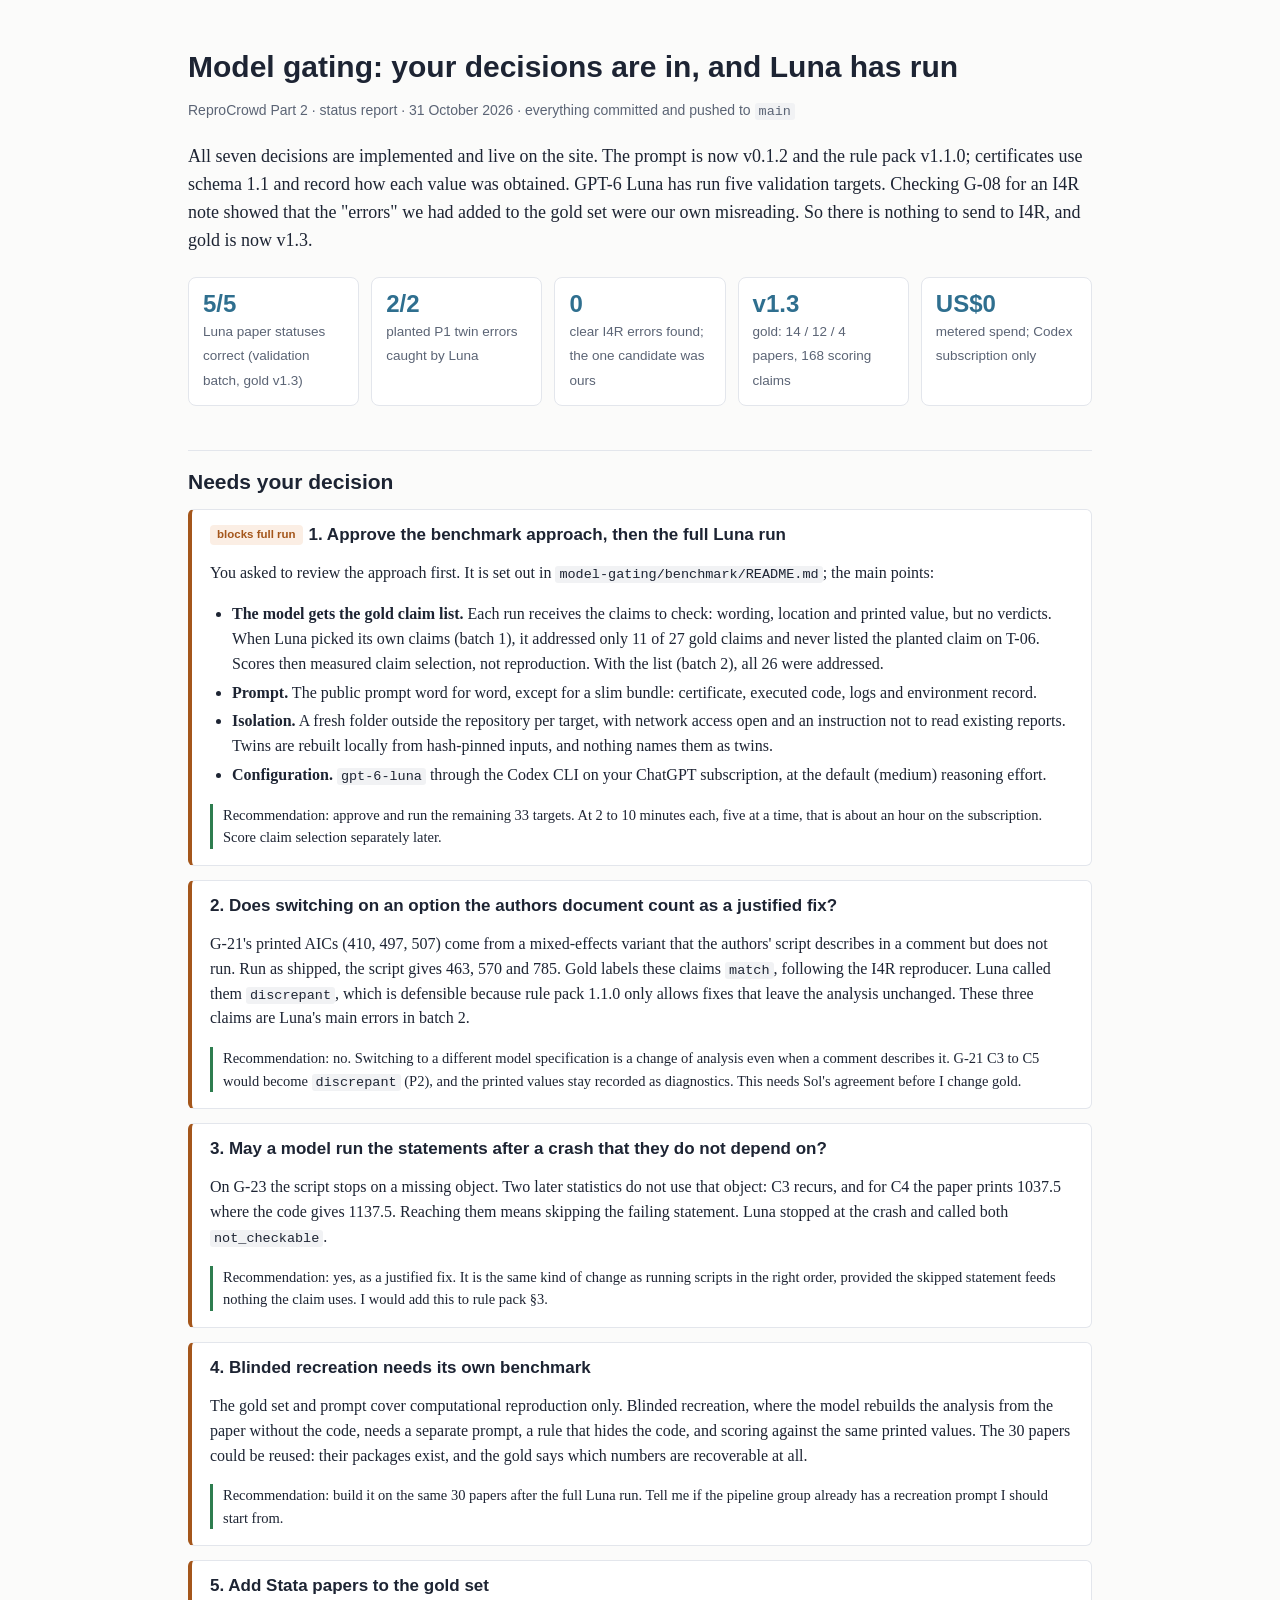
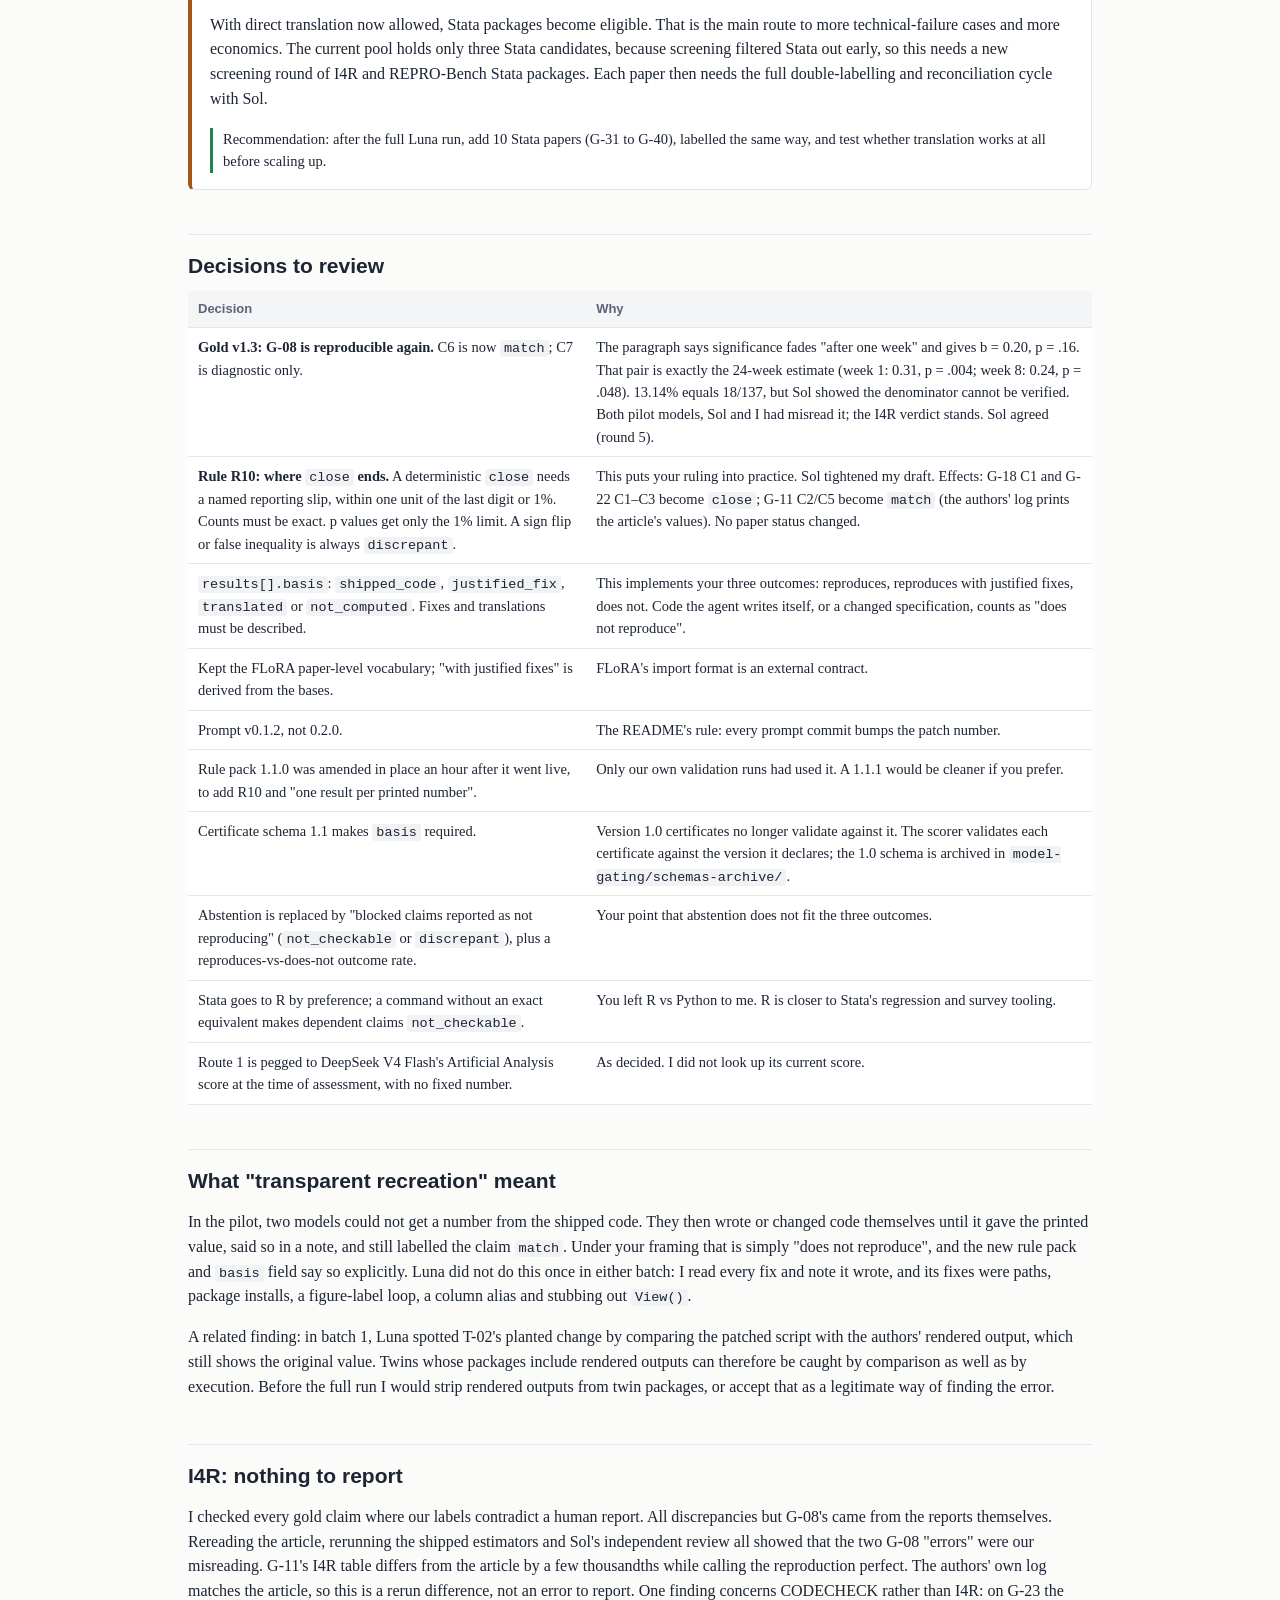
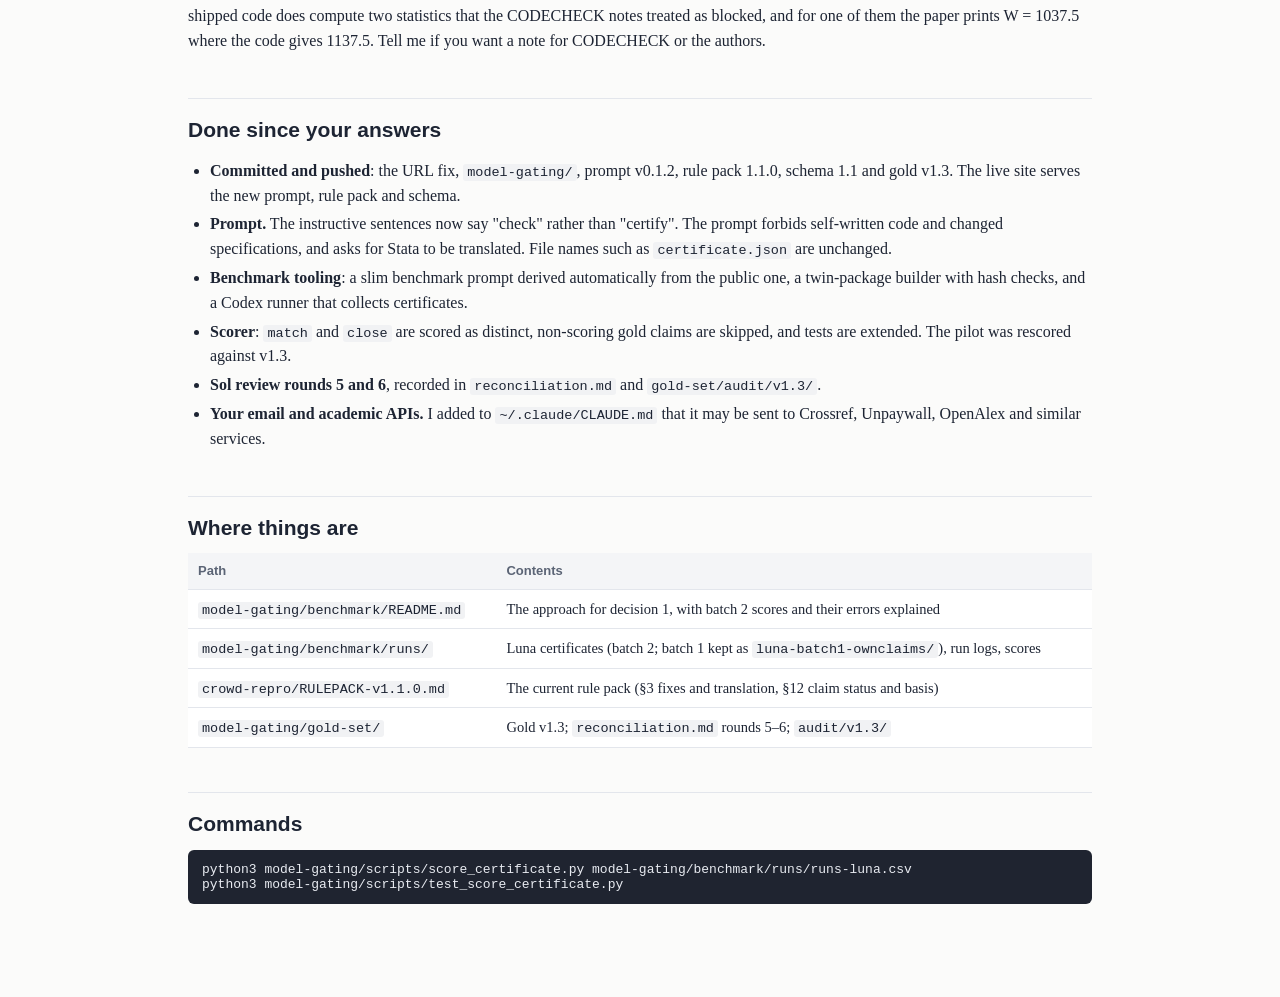
<file: model-gating/report.html>
<!DOCTYPE html>
<html lang="en">
<head>
<meta charset="utf-8">
<meta name="viewport" content="width=device-width, initial-scale=1">
<title>ReproCrowd model gating: decisions implemented, first Luna runs</title>
<link rel="icon" href="data:image/svg+xml,<svg xmlns='http://www.w3.org/2000/svg' viewBox='0 0 100 100'><text y='.9em' font-size='90'>🧪</text></svg>">
<style>
  :root { --ink:#1d2433; --muted:#5b6475; --line:#e3e6ec; --accent:#2f6f8f; --warn:#a4561b; --ok:#2e7d4f; --bg:#fbfbfa; }
  * { box-sizing: border-box; }
  body { margin:0; background:var(--bg); color:var(--ink); font:16px/1.55 "Iowan Old Style", "Palatino Linotype", Georgia, serif; }
  main { max-width: 960px; margin: 0 auto; padding: 48px 28px 80px; }
  h1, h2, h3 { font-family: "Avenir Next", "Segoe UI", Helvetica, Arial, sans-serif; line-height:1.25; }
  h1 { font-size: 30px; margin: 0 0 6px; }
  h2 { font-size: 21px; margin: 44px 0 12px; padding-top: 18px; border-top: 1px solid var(--line); }
  h3 { font-size: 17px; margin: 24px 0 8px; }
  .sub { color: var(--muted); font-family: "Avenir Next", Helvetica, Arial, sans-serif; font-size: 14px; }
  .lead { font-size: 18px; margin-top: 22px; }
  .stats { display:grid; grid-template-columns: repeat(auto-fit, minmax(130px, 1fr)); gap:12px; margin: 22px 0 6px; }
  .stat { background:#fff; border:1px solid var(--line); border-radius:8px; padding:12px 14px; }
  .stat b { display:block; font: 600 24px/1.2 "Avenir Next", Helvetica, Arial, sans-serif; color: var(--accent); }
  .stat span { font-size: 13.5px; color: var(--muted); font-family: "Avenir Next", Helvetica, Arial, sans-serif; }
  table { width:100%; border-collapse: collapse; margin: 12px 0 8px; font-size: 14.5px; background:#fff; }
  th, td { text-align:left; vertical-align: top; padding: 8px 10px; border-bottom: 1px solid var(--line); }
  th { font-family: "Avenir Next", Helvetica, Arial, sans-serif; font-size: 13px; color: var(--muted); font-weight: 600; background:#f4f5f7; }
  .decision { background:#fff; border:1px solid var(--line); border-left: 4px solid var(--warn); border-radius: 6px; padding: 14px 18px; margin: 14px 0; }
  .decision h3 { margin-top: 0; }
  .rec { font-size: 14.5px; color: var(--ink); border-left: 3px solid var(--ok); padding-left: 10px; margin-bottom: 2px; }
  .tag { display:inline-block; font: 600 11.5px/1 "Avenir Next", Helvetica, Arial, sans-serif; padding: 4px 7px; border-radius: 4px; background:var(--accent-surface, #eef3f6); color: var(--accent); margin-right: 6px; vertical-align: 2px; }
  .tag.urgent { background:#fbeee4; color: var(--warn); }
  code { font: 13.5px "SF Mono", Menlo, Consolas, monospace; background:#f1f2f4; padding: 1px 4px; border-radius: 3px; }
  pre { font: 13px "SF Mono", Menlo, Consolas, monospace; background:#1f2430; color:#e8ebf1; padding: 12px 14px; border-radius: 6px; overflow-x: auto; }
  ul, ol { padding-left: 22px; }
  li { margin: 4px 0; }
  a { color: var(--accent); }
  .muted { color: var(--muted); }
</style>
</head>
<body>
<main>
<h1>Model gating: your decisions are in, and Luna has run</h1>
<p class="sub">ReproCrowd Part 2 · status report · 31 October 2026 · everything committed and pushed to <code>main</code></p>

<p class="lead">All seven decisions are implemented and live on the site. The prompt is now v0.1.2 and the rule pack v1.1.0; certificates use schema 1.1 and record how each value was obtained. GPT-6 Luna has run five validation targets. Checking G-08 for an I4R note showed that the "errors" we had added to the gold set were our own misreading. So there is nothing to send to I4R, and gold is now v1.3.</p>

<div class="stats">
  <div class="stat"><b>5/5</b><span>Luna paper statuses correct (validation batch, gold v1.3)</span></div>
  <div class="stat"><b>2/2</b><span>planted P1 twin errors caught by Luna</span></div>
  <div class="stat"><b>0</b><span>clear I4R errors found; the one candidate was ours</span></div>
  <div class="stat"><b>v1.3</b><span>gold: 14 / 12 / 4 papers, 168 scoring claims</span></div>
  <div class="stat"><b>US$0</b><span>metered spend; Codex subscription only</span></div>
</div>

<h2>Needs your decision</h2>

<div class="decision">
<h3><span class="tag urgent">blocks full run</span>1. Approve the benchmark approach, then the full Luna run</h3>
<p>You asked to review the approach first. It is set out in <code>model-gating/benchmark/README.md</code>; the main points:</p>
<ul>
<li><b>The model gets the gold claim list.</b> Each run receives the claims to check: wording, location and printed value, but no verdicts. When Luna picked its own claims (batch 1), it addressed only 11 of 27 gold claims and never listed the planted claim on T-06. Scores then measured claim selection, not reproduction. With the list (batch 2), all 26 were addressed.</li>
<li><b>Prompt.</b> The public prompt word for word, except for a slim bundle: certificate, executed code, logs and environment record.</li>
<li><b>Isolation.</b> A fresh folder outside the repository per target, with network access open and an instruction not to read existing reports. Twins are rebuilt locally from hash-pinned inputs, and nothing names them as twins.</li>
<li><b>Configuration.</b> <code>gpt-6-luna</code> through the Codex CLI on your ChatGPT subscription, at the default (medium) reasoning effort.</li>
</ul>
<p class="rec">Recommendation: approve and run the remaining 33 targets. At 2 to 10 minutes each, five at a time, that is about an hour on the subscription. Score claim selection separately later.</p>
</div>

<div class="decision">
<h3>2. Does switching on an option the authors document count as a justified fix?</h3>
<p>G-21's printed AICs (410, 497, 507) come from a mixed-effects variant that the authors' script describes in a comment but does not run. Run as shipped, the script gives 463, 570 and 785. Gold labels these claims <code>match</code>, following the I4R reproducer. Luna called them <code>discrepant</code>, which is defensible because rule pack 1.1.0 only allows fixes that leave the analysis unchanged. These three claims are Luna's main errors in batch 2.</p>
<p class="rec">Recommendation: no. Switching to a different model specification is a change of analysis even when a comment describes it. G-21 C3 to C5 would become <code>discrepant</code> (P2), and the printed values stay recorded as diagnostics. This needs Sol's agreement before I change gold.</p>
</div>

<div class="decision">
<h3>3. May a model run the statements after a crash that they do not depend on?</h3>
<p>On G-23 the script stops on a missing object. Two later statistics do not use that object: C3 recurs, and for C4 the paper prints 1037.5 where the code gives 1137.5. Reaching them means skipping the failing statement. Luna stopped at the crash and called both <code>not_checkable</code>.</p>
<p class="rec">Recommendation: yes, as a justified fix. It is the same kind of change as running scripts in the right order, provided the skipped statement feeds nothing the claim uses. I would add this to rule pack §3.</p>
</div>

<div class="decision">
<h3>4. Blinded recreation needs its own benchmark</h3>
<p>The gold set and prompt cover computational reproduction only. Blinded recreation, where the model rebuilds the analysis from the paper without the code, needs a separate prompt, a rule that hides the code, and scoring against the same printed values. The 30 papers could be reused: their packages exist, and the gold says which numbers are recoverable at all.</p>
<p class="rec">Recommendation: build it on the same 30 papers after the full Luna run. Tell me if the pipeline group already has a recreation prompt I should start from.</p>
</div>

<div class="decision">
<h3>5. Add Stata papers to the gold set</h3>
<p>With direct translation now allowed, Stata packages become eligible. That is the main route to more technical-failure cases and more economics. The current pool holds only three Stata candidates, because screening filtered Stata out early, so this needs a new screening round of I4R and REPRO-Bench Stata packages. Each paper then needs the full double-labelling and reconciliation cycle with Sol.</p>
<p class="rec">Recommendation: after the full Luna run, add 10 Stata papers (G-31 to G-40), labelled the same way, and test whether translation works at all before scaling up.</p>
</div>

<h2>Decisions to review</h2>
<table>
<tr><th>Decision</th><th>Why</th></tr>
<tr><td><b>Gold v1.3: G-08 is reproducible again.</b> C6 is now <code>match</code>; C7 is diagnostic only.</td><td>The paragraph says significance fades "after one week" and gives b = 0.20, p = .16. That pair is exactly the 24-week estimate (week 1: 0.31, p = .004; week 8: 0.24, p = .048). 13.14% equals 18/137, but Sol showed the denominator cannot be verified. Both pilot models, Sol and I had misread it; the I4R verdict stands. Sol agreed (round 5).</td></tr>
<tr><td><b>Rule R10: where <code>close</code> ends.</b> A deterministic <code>close</code> needs a named reporting slip, within one unit of the last digit or 1%. Counts must be exact. p values get only the 1% limit. A sign flip or false inequality is always <code>discrepant</code>.</td><td>This puts your ruling into practice. Sol tightened my draft. Effects: G-18 C1 and G-22 C1–C3 become <code>close</code>; G-11 C2/C5 become <code>match</code> (the authors' log prints the article's values). No paper status changed.</td></tr>
<tr><td><b><code>results[].basis</code></b>: <code>shipped_code</code>, <code>justified_fix</code>, <code>translated</code> or <code>not_computed</code>. Fixes and translations must be described.</td><td>This implements your three outcomes: reproduces, reproduces with justified fixes, does not. Code the agent writes itself, or a changed specification, counts as "does not reproduce".</td></tr>
<tr><td>Kept the FLoRA paper-level vocabulary; "with justified fixes" is derived from the bases.</td><td>FLoRA's import format is an external contract.</td></tr>
<tr><td>Prompt v0.1.2, not 0.2.0.</td><td>The README's rule: every prompt commit bumps the patch number.</td></tr>
<tr><td>Rule pack 1.1.0 was amended in place an hour after it went live, to add R10 and "one result per printed number".</td><td>Only our own validation runs had used it. A 1.1.1 would be cleaner if you prefer.</td></tr>
<tr><td>Certificate schema 1.1 makes <code>basis</code> required.</td><td>Version 1.0 certificates no longer validate against it. The scorer validates each certificate against the version it declares; the 1.0 schema is archived in <code>model-gating/schemas-archive/</code>.</td></tr>
<tr><td>Abstention is replaced by "blocked claims reported as not reproducing" (<code>not_checkable</code> or <code>discrepant</code>), plus a reproduces-vs-does-not outcome rate.</td><td>Your point that abstention does not fit the three outcomes.</td></tr>
<tr><td>Stata goes to R by preference; a command without an exact equivalent makes dependent claims <code>not_checkable</code>.</td><td>You left R vs Python to me. R is closer to Stata's regression and survey tooling.</td></tr>
<tr><td>Route 1 is pegged to DeepSeek V4 Flash's Artificial Analysis score at the time of assessment, with no fixed number.</td><td>As decided. I did not look up its current score.</td></tr>
</table>

<h2>What "transparent recreation" meant</h2>
<p>In the pilot, two models could not get a number from the shipped code. They then wrote or changed code themselves until it gave the printed value, said so in a note, and still labelled the claim <code>match</code>. Under your framing that is simply "does not reproduce", and the new rule pack and <code>basis</code> field say so explicitly. Luna did not do this once in either batch: I read every fix and note it wrote, and its fixes were paths, package installs, a figure-label loop, a column alias and stubbing out <code>View()</code>.</p>
<p>A related finding: in batch 1, Luna spotted T-02's planted change by comparing the patched script with the authors' rendered output, which still shows the original value. Twins whose packages include rendered outputs can therefore be caught by comparison as well as by execution. Before the full run I would strip rendered outputs from twin packages, or accept that as a legitimate way of finding the error.</p>

<h2>I4R: nothing to report</h2>
<p>I checked every gold claim where our labels contradict a human report. All discrepancies but G-08's came from the reports themselves. Rereading the article, rerunning the shipped estimators and Sol's independent review all showed that the two G-08 "errors" were our misreading. G-11's I4R table differs from the article by a few thousandths while calling the reproduction perfect. The authors' own log matches the article, so this is a rerun difference, not an error to report. One finding concerns CODECHECK rather than I4R: on G-23 the shipped code does compute two statistics that the CODECHECK notes treated as blocked, and for one of them the paper prints W = 1037.5 where the code gives 1137.5. Tell me if you want a note for CODECHECK or the authors.</p>

<h2>Done since your answers</h2>
<ul>
<li><b>Committed and pushed</b>: the URL fix, <code>model-gating/</code>, prompt v0.1.2, rule pack 1.1.0, schema 1.1 and gold v1.3. The live site serves the new prompt, rule pack and schema.</li>
<li><b>Prompt.</b> The instructive sentences now say "check" rather than "certify". The prompt forbids self-written code and changed specifications, and asks for Stata to be translated. File names such as <code>certificate.json</code> are unchanged.</li>
<li><b>Benchmark tooling</b>: a slim benchmark prompt derived automatically from the public one, a twin-package builder with hash checks, and a Codex runner that collects certificates.</li>
<li><b>Scorer</b>: <code>match</code> and <code>close</code> are scored as distinct, non-scoring gold claims are skipped, and tests are extended. The pilot was rescored against v1.3.</li>
<li><b>Sol review rounds 5 and 6</b>, recorded in <code>reconciliation.md</code> and <code>gold-set/audit/v1.3/</code>.</li>
<li><b>Your email and academic APIs.</b> I added to <code>~/.claude/CLAUDE.md</code> that it may be sent to Crossref, Unpaywall, OpenAlex and similar services.</li>
</ul>

<h2>Where things are</h2>
<table>
<tr><th>Path</th><th>Contents</th></tr>
<tr><td><code>model-gating/benchmark/README.md</code></td><td>The approach for decision 1, with batch 2 scores and their errors explained</td></tr>
<tr><td><code>model-gating/benchmark/runs/</code></td><td>Luna certificates (batch 2; batch 1 kept as <code>luna-batch1-ownclaims/</code>), run logs, scores</td></tr>
<tr><td><code>crowd-repro/RULEPACK-v1.1.0.md</code></td><td>The current rule pack (§3 fixes and translation, §12 claim status and basis)</td></tr>
<tr><td><code>model-gating/gold-set/</code></td><td>Gold v1.3; <code>reconciliation.md</code> rounds 5–6; <code>audit/v1.3/</code></td></tr>
</table>

<h2>Commands</h2>
<pre>python3 model-gating/scripts/score_certificate.py model-gating/benchmark/runs/runs-luna.csv
python3 model-gating/scripts/test_score_certificate.py</pre>
</main>
</body>
</html>
</file>
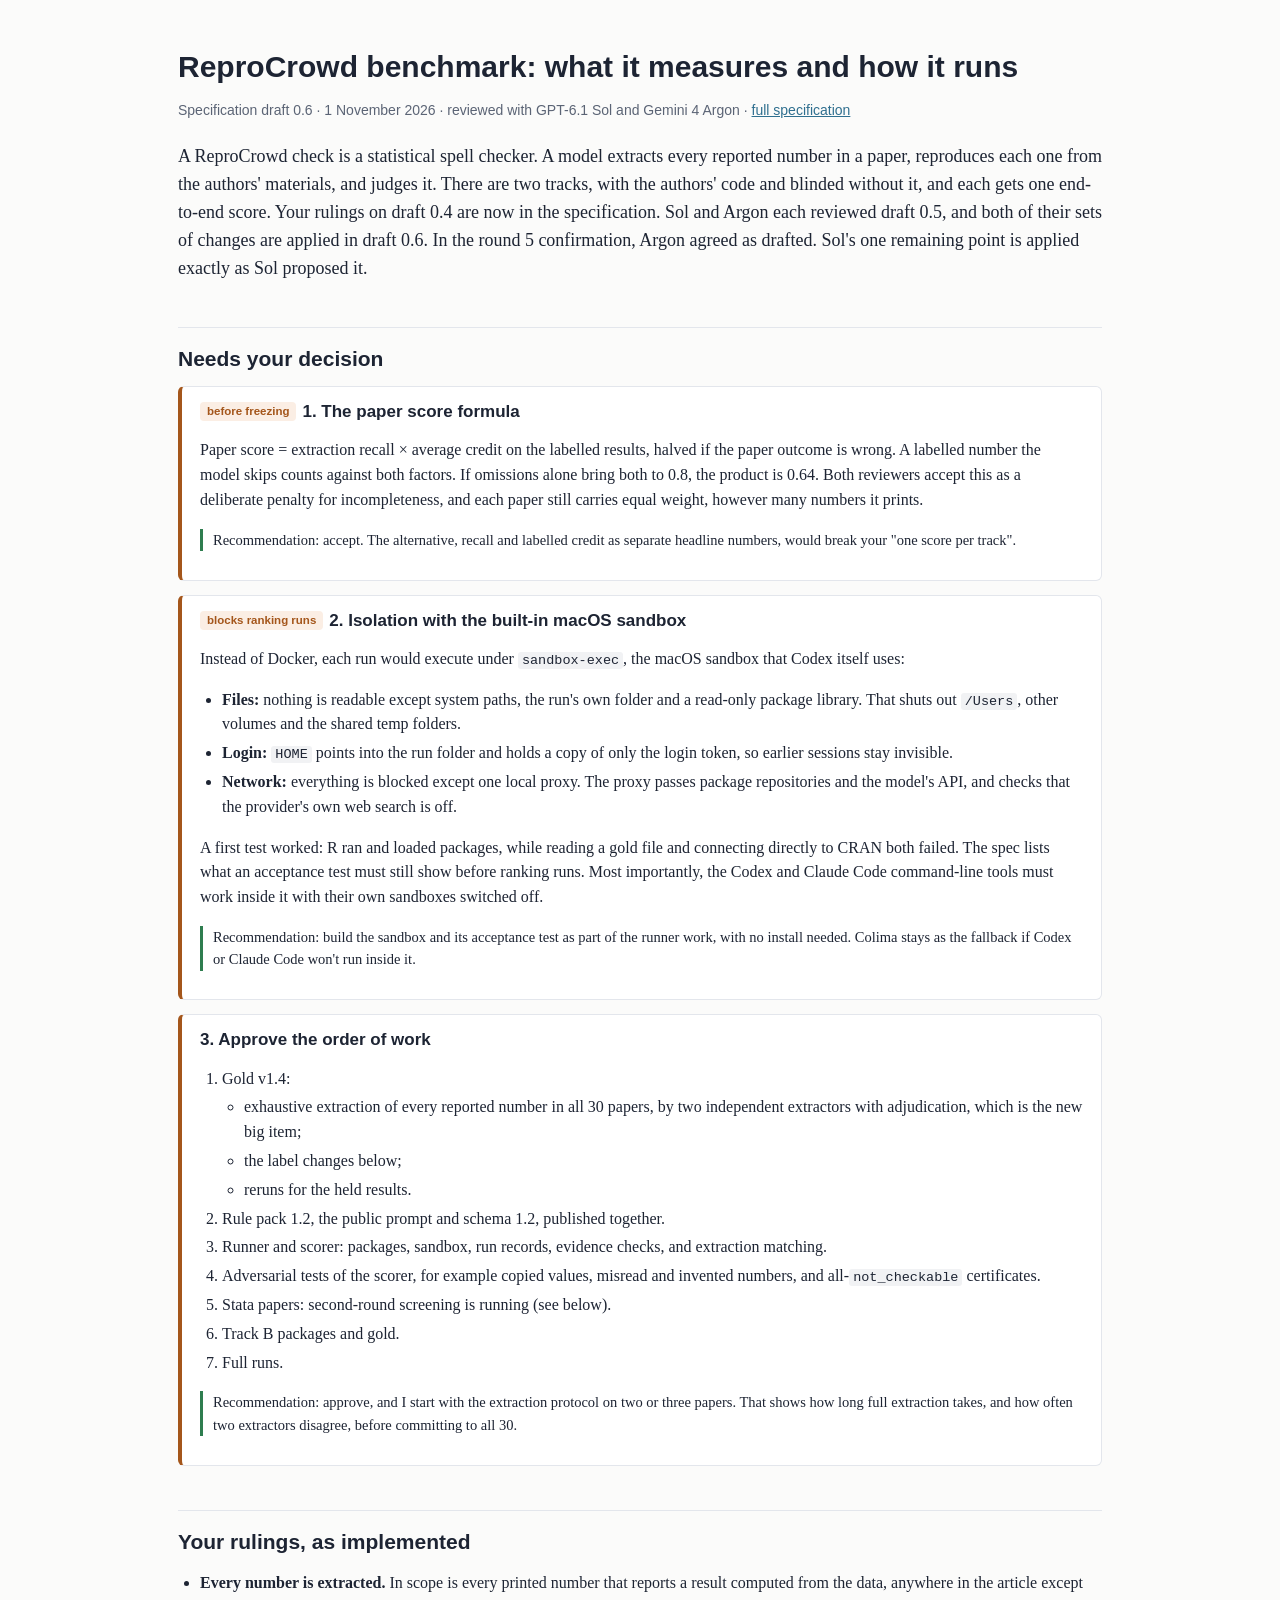
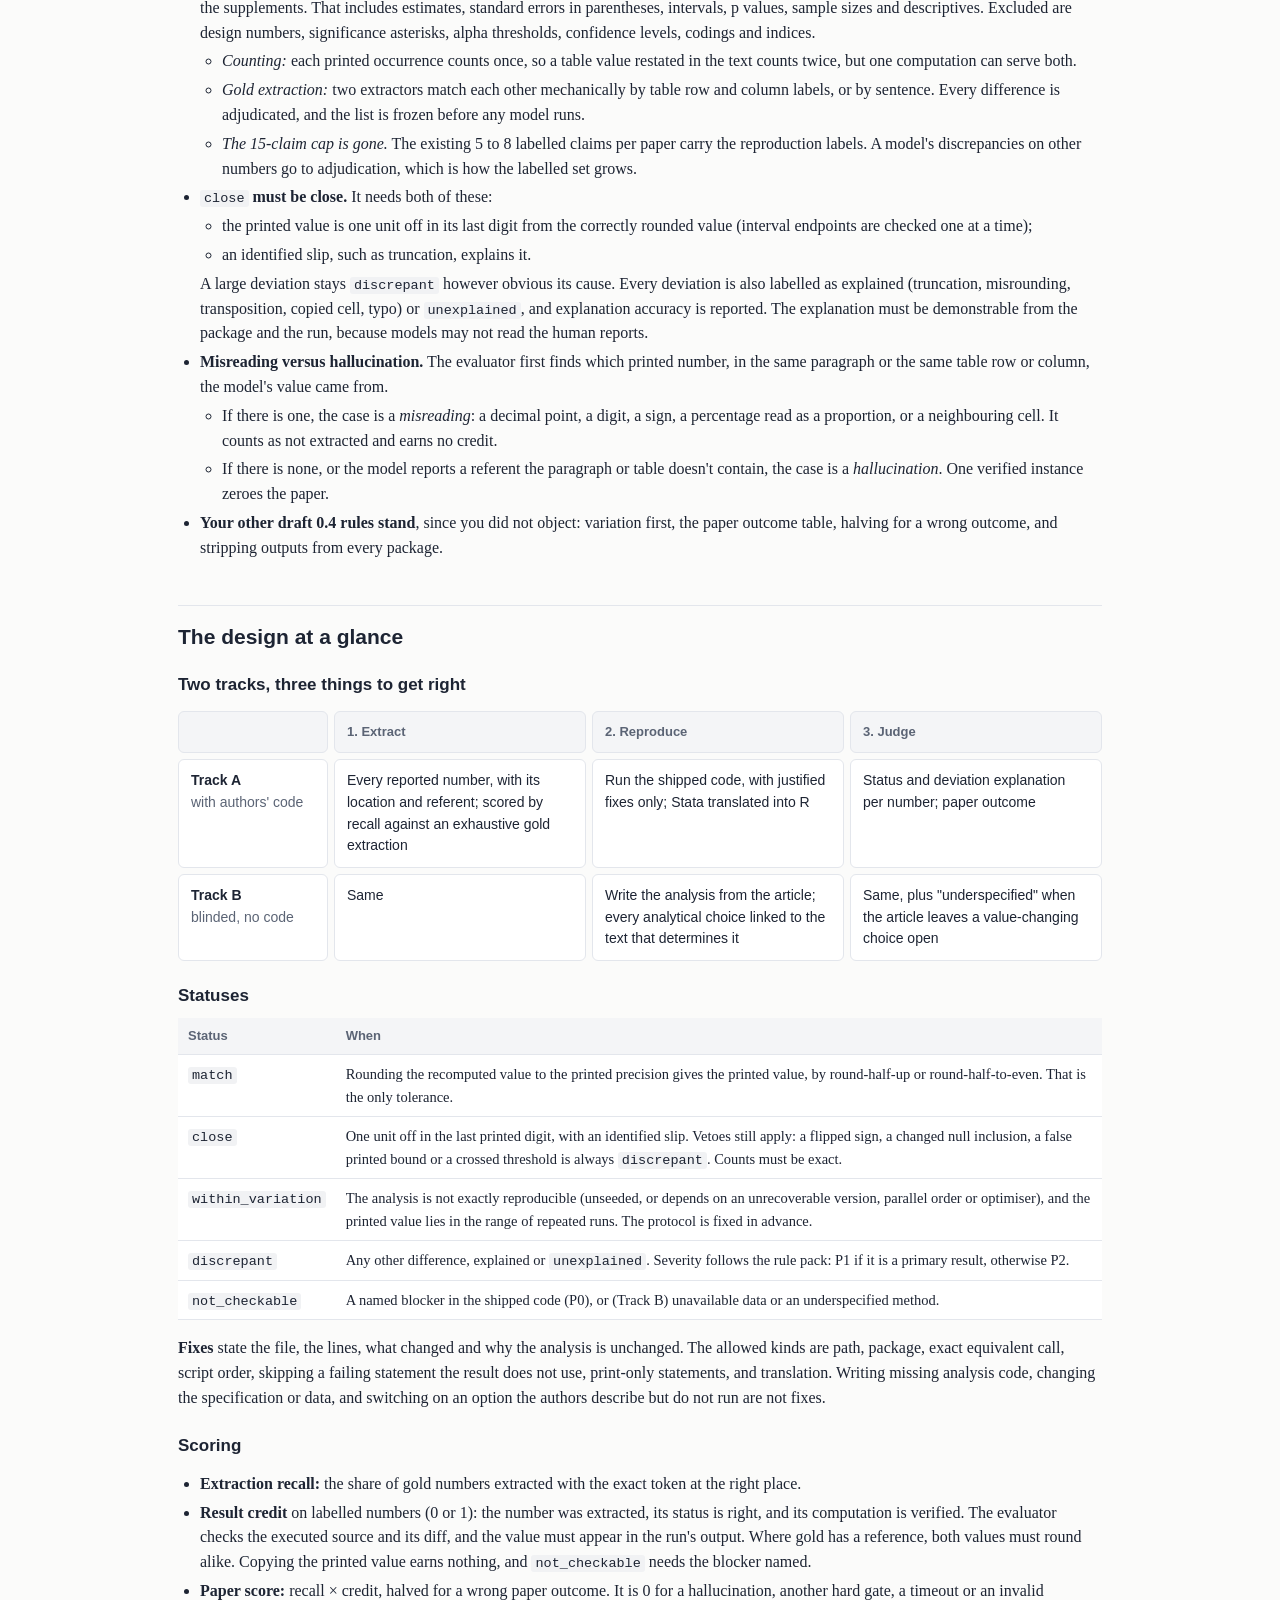
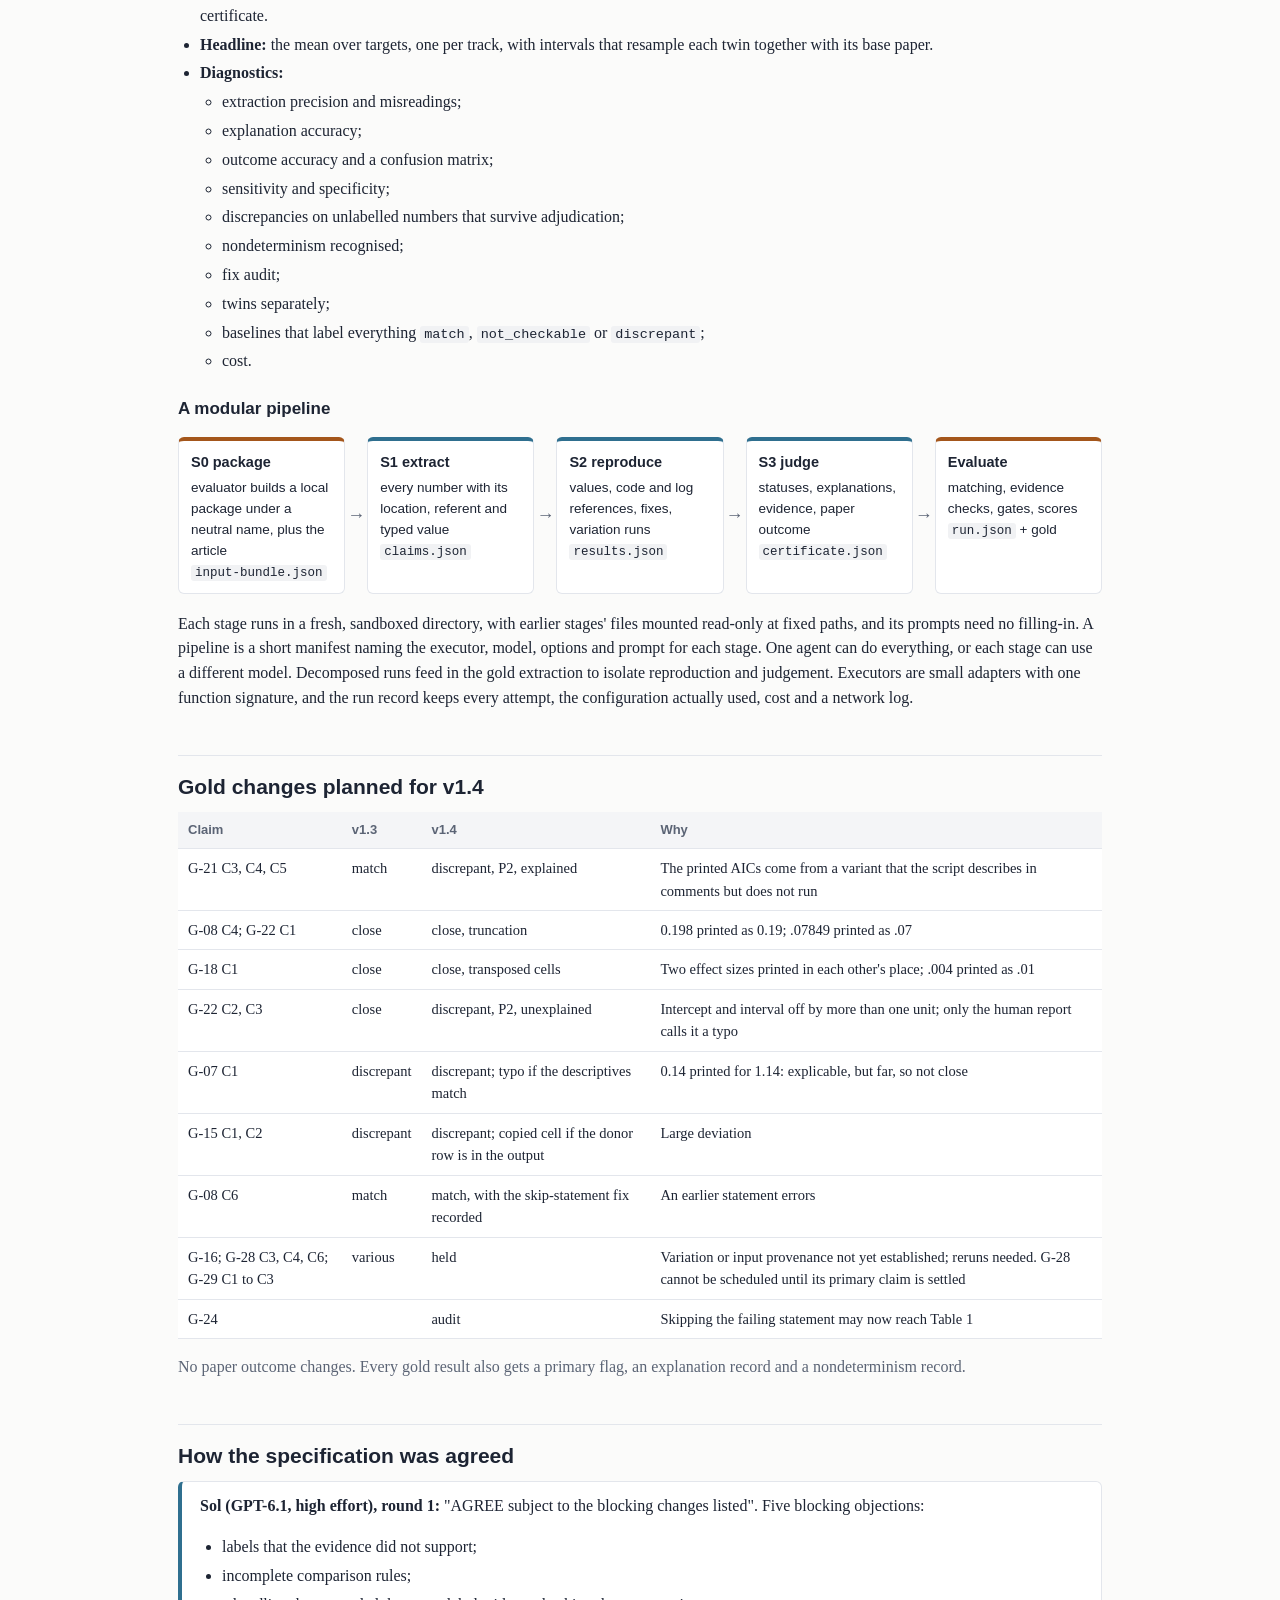
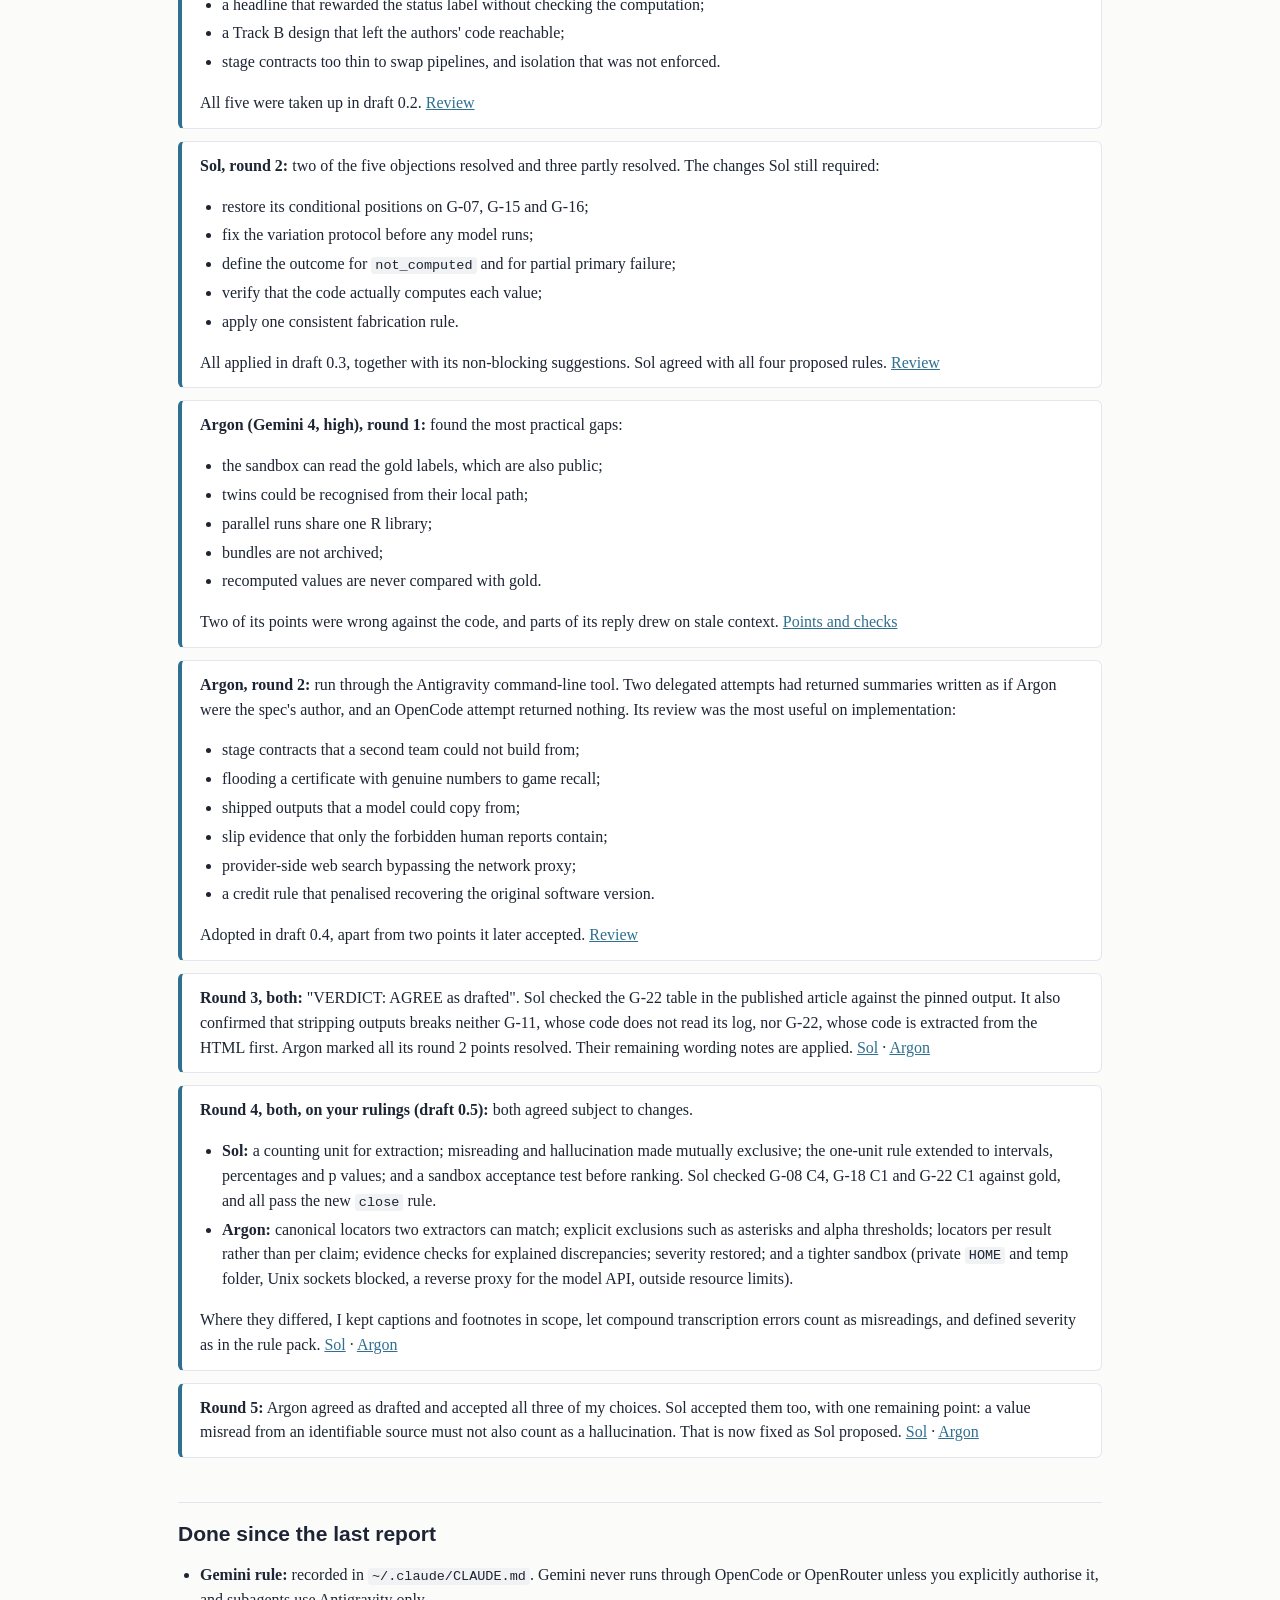
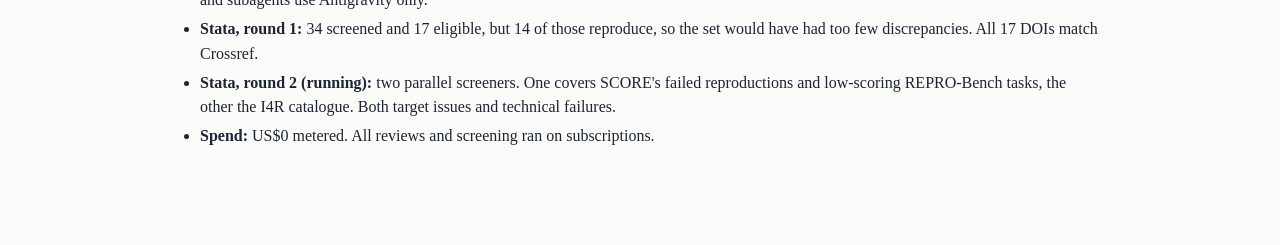
<file: model-gating/benchmark/spec-report.html>
<!DOCTYPE html>
<html lang="en">
<head>
<meta charset="utf-8">
<meta name="viewport" content="width=device-width, initial-scale=1">
<title>ReproCrowd benchmark specification (draft 0.6)</title>
<link rel="icon" type="image/svg+xml" href="data:image/svg+xml,%3Csvg xmlns='http://www.w3.org/2000/svg' viewBox='0 0 100 100'%3E%3Ctext y='.9em' font-size='90'%3E📐%3C/text%3E%3C/svg%3E">
<style>
  :root { --ink:#1d2433; --muted:#5b6475; --line:#e3e6ec; --accent:#2f6f8f; --warn:#a4561b; --ok:#2e7d4f; --bg:#fbfbfa; --sans:"Avenir Next","Segoe UI",Helvetica,Arial,sans-serif; }
  * { box-sizing: border-box; }
  body { margin:0; background:var(--bg); color:var(--ink); font:16px/1.55 "Iowan Old Style","Palatino Linotype",Georgia,serif; }
  main { max-width: 980px; margin: 0 auto; padding: 48px 28px 80px; }
  h1, h2, h3 { font-family: var(--sans); line-height:1.25; }
  h1 { font-size: 30px; margin: 0 0 6px; }
  h2 { font-size: 21px; margin: 44px 0 12px; padding-top: 18px; border-top: 1px solid var(--line); }
  h3 { font-size: 17px; margin: 24px 0 8px; }
  .sub { color: var(--muted); font-family: var(--sans); font-size: 14px; }
  .lead { font-size: 18px; margin-top: 22px; }
  table { width:100%; border-collapse: collapse; margin: 12px 0 8px; font-size: 14.5px; background:#fff; }
  th, td { text-align:left; vertical-align: top; padding: 8px 10px; border-bottom: 1px solid var(--line); }
  th { font-family: var(--sans); font-size: 13px; color: var(--muted); font-weight: 600; background:#f4f5f7; }
  .decision { background:#fff; border:1px solid var(--line); border-left: 4px solid var(--warn); border-radius: 6px; padding: 14px 18px; margin: 14px 0; }
  .decision h3 { margin-top: 0; }
  .review { background:#fff; border:1px solid var(--line); border-left: 4px solid var(--accent); border-radius: 6px; padding: 12px 18px; margin: 12px 0; }
  .rec { font-size: 14.5px; border-left: 3px solid var(--ok); padding-left: 10px; }
  .tag { display:inline-block; font: 600 11.5px/1 var(--sans); padding: 4px 7px; border-radius: 4px; background:#eef3f6; color: var(--accent); margin-right: 6px; vertical-align: 2px; }
  .tag.warn { background:#fbeee4; color: var(--warn); }
  code { font: 13.5px "SF Mono",Menlo,Consolas,monospace; background:#f1f2f4; padding: 1px 4px; border-radius: 3px; }
  ul, ol { padding-left: 22px; }
  li { margin: 4px 0; }
  a { color: var(--accent); }
  .muted { color: var(--muted); }
  /* diagrams */
  .grid { display:grid; grid-template-columns: 150px repeat(3, 1fr); gap:6px; margin: 16px 0; font-family: var(--sans); font-size: 14px; }
  .grid div { background:#fff; border:1px solid var(--line); border-radius:6px; padding:10px 12px; }
  .grid .h { background:#f4f5f7; font-weight:600; color:var(--muted); font-size:13px; }
  .grid .t { font-weight:600; }
  .pipe { display:flex; flex-wrap:wrap; align-items:stretch; gap:0; margin: 18px 0; font-family: var(--sans); font-size: 13.5px; }
  .pipe .st { flex:1 1 150px; background:#fff; border:1px solid var(--line); border-top:4px solid var(--accent); border-radius:6px; padding:10px 12px; }
  .pipe .st.ev { border-top-color: var(--warn); }
  .pipe .st b { display:block; font-size:14.5px; margin-bottom:4px; }
  .pipe .ar { flex:0 0 22px; display:flex; align-items:center; justify-content:center; color:var(--muted); font-size:18px; }
  .pipe code { font-size: 12.5px; }
  @media (max-width: 700px) { table { display:block; overflow-x:auto; } .grid { grid-template-columns: 1fr; } .pipe .ar { display:none; } .pipe { gap:8px; } }
</style>
</head>
<body>
<main>
<h1>ReproCrowd benchmark: what it measures and how it runs</h1>
<p class="sub">Specification draft 0.6 · 1 November 2026 · reviewed with GPT-6.1 Sol and Gemini 4 Argon · <a href="https://github.com/forrtproject/reprocrowd/blob/main/model-gating/benchmark/SPEC.md">full specification</a></p>

<p class="lead">A ReproCrowd check is a statistical spell checker. A model extracts every reported number in a paper, reproduces each one from the authors' materials, and judges it. There are two tracks, with the authors' code and blinded without it, and each gets one end-to-end score. Your rulings on draft 0.4 are now in the specification. Sol and Argon each reviewed draft 0.5, and both of their sets of changes are applied in draft 0.6. In the round 5 confirmation, Argon agreed as drafted. Sol's one remaining point is applied exactly as Sol proposed it.</p>

<h2>Needs your decision</h2>

<div class="decision">
<h3><span class="tag warn">before freezing</span>1. The paper score formula</h3>
<p>Paper score = extraction recall × average credit on the labelled results, halved if the paper outcome is wrong. A labelled number the model skips counts against both factors. If omissions alone bring both to 0.8, the product is 0.64. Both reviewers accept this as a deliberate penalty for incompleteness, and each paper still carries equal weight, however many numbers it prints.</p>
<p class="rec">Recommendation: accept. The alternative, recall and labelled credit as separate headline numbers, would break your "one score per track".</p>
</div>

<div class="decision">
<h3><span class="tag warn">blocks ranking runs</span>2. Isolation with the built-in macOS sandbox</h3>
<p>Instead of Docker, each run would execute under <code>sandbox-exec</code>, the macOS sandbox that Codex itself uses:</p>
<ul>
<li><b>Files:</b> nothing is readable except system paths, the run's own folder and a read-only package library. That shuts out <code>/Users</code>, other volumes and the shared temp folders.</li>
<li><b>Login:</b> <code>HOME</code> points into the run folder and holds a copy of only the login token, so earlier sessions stay invisible.</li>
<li><b>Network:</b> everything is blocked except one local proxy. The proxy passes package repositories and the model's API, and checks that the provider's own web search is off.</li>
</ul>
<p>A first test worked: R ran and loaded packages, while reading a gold file and connecting directly to CRAN both failed. The spec lists what an acceptance test must still show before ranking runs. Most importantly, the Codex and Claude Code command-line tools must work inside it with their own sandboxes switched off.</p>
<p class="rec">Recommendation: build the sandbox and its acceptance test as part of the runner work, with no install needed. Colima stays as the fallback if Codex or Claude Code won't run inside it.</p>
</div>

<div class="decision">
<h3>3. Approve the order of work</h3>
<ol>
<li>Gold v1.4:
  <ul>
  <li>exhaustive extraction of every reported number in all 30 papers, by two independent extractors with adjudication, which is the new big item;</li>
  <li>the label changes below;</li>
  <li>reruns for the held results.</li>
  </ul></li>
<li>Rule pack 1.2, the public prompt and schema 1.2, published together.</li>
<li>Runner and scorer: packages, sandbox, run records, evidence checks, and extraction matching.</li>
<li>Adversarial tests of the scorer, for example copied values, misread and invented numbers, and all-<code>not_checkable</code> certificates.</li>
<li>Stata papers: second-round screening is running (see below).</li>
<li>Track B packages and gold.</li>
<li>Full runs.</li>
</ol>
<p class="rec">Recommendation: approve, and I start with the extraction protocol on two or three papers. That shows how long full extraction takes, and how often two extractors disagree, before committing to all 30.</p>
</div>

<h2>Your rulings, as implemented</h2>
<ul>
<li><b>Every number is extracted.</b> In scope is every printed number that reports a result computed from the data, anywhere in the article except the supplements. That includes estimates, standard errors in parentheses, intervals, p values, sample sizes and descriptives. Excluded are design numbers, significance asterisks, alpha thresholds, confidence levels, codings and indices.
  <ul>
  <li><em>Counting:</em> each printed occurrence counts once, so a table value restated in the text counts twice, but one computation can serve both.</li>
  <li><em>Gold extraction:</em> two extractors match each other mechanically by table row and column labels, or by sentence. Every difference is adjudicated, and the list is frozen before any model runs.</li>
  <li><em>The 15-claim cap is gone.</em> The existing 5 to 8 labelled claims per paper carry the reproduction labels. A model's discrepancies on other numbers go to adjudication, which is how the labelled set grows.</li>
  </ul></li>
<li><b><code>close</code> must be close.</b> It needs both of these:
  <ul>
  <li>the printed value is one unit off in its last digit from the correctly rounded value (interval endpoints are checked one at a time);</li>
  <li>an identified slip, such as truncation, explains it.</li>
  </ul>
  A large deviation stays <code>discrepant</code> however obvious its cause. Every deviation is also labelled as explained (truncation, misrounding, transposition, copied cell, typo) or <code>unexplained</code>, and explanation accuracy is reported. The explanation must be demonstrable from the package and the run, because models may not read the human reports.</li>
<li><b>Misreading versus hallucination.</b> The evaluator first finds which printed number, in the same paragraph or the same table row or column, the model's value came from.
  <ul>
  <li>If there is one, the case is a <em>misreading</em>: a decimal point, a digit, a sign, a percentage read as a proportion, or a neighbouring cell. It counts as not extracted and earns no credit.</li>
  <li>If there is none, or the model reports a referent the paragraph or table doesn't contain, the case is a <em>hallucination</em>. One verified instance zeroes the paper.</li>
  </ul></li>
<li><b>Your other draft 0.4 rules stand</b>, since you did not object: variation first, the paper outcome table, halving for a wrong outcome, and stripping outputs from every package.</li>
</ul>

<h2>The design at a glance</h2>

<h3>Two tracks, three things to get right</h3>
<div class="grid">
  <div class="h"></div><div class="h">1. Extract</div><div class="h">2. Reproduce</div><div class="h">3. Judge</div>
  <div class="t">Track A<br><span class="muted" style="font-weight:400">with authors' code</span></div>
  <div>Every reported number, with its location and referent; scored by recall against an exhaustive gold extraction</div>
  <div>Run the shipped code, with justified fixes only; Stata translated into R</div>
  <div>Status and deviation explanation per number; paper outcome</div>
  <div class="t">Track B<br><span class="muted" style="font-weight:400">blinded, no code</span></div>
  <div>Same</div>
  <div>Write the analysis from the article; every analytical choice linked to the text that determines it</div>
  <div>Same, plus "underspecified" when the article leaves a value-changing choice open</div>
</div>

<h3>Statuses</h3>
<table>
<tr><th style="width:150px">Status</th><th>When</th></tr>
<tr><td><code>match</code></td><td>Rounding the recomputed value to the printed precision gives the printed value, by round-half-up or round-half-to-even. That is the only tolerance.</td></tr>
<tr><td><code>close</code></td><td>One unit off in the last printed digit, with an identified slip. Vetoes still apply: a flipped sign, a changed null inclusion, a false printed bound or a crossed threshold is always <code>discrepant</code>. Counts must be exact.</td></tr>
<tr><td><code>within_variation</code></td><td>The analysis is not exactly reproducible (unseeded, or depends on an unrecoverable version, parallel order or optimiser), and the printed value lies in the range of repeated runs. The protocol is fixed in advance.</td></tr>
<tr><td><code>discrepant</code></td><td>Any other difference, explained or <code>unexplained</code>. Severity follows the rule pack: P1 if it is a primary result, otherwise P2.</td></tr>
<tr><td><code>not_checkable</code></td><td>A named blocker in the shipped code (P0), or (Track B) unavailable data or an underspecified method.</td></tr>
</table>
<p><b>Fixes</b> state the file, the lines, what changed and why the analysis is unchanged. The allowed kinds are path, package, exact equivalent call, script order, skipping a failing statement the result does not use, print-only statements, and translation. Writing missing analysis code, changing the specification or data, and switching on an option the authors describe but do not run are not fixes.</p>

<h3>Scoring</h3>
<ul>
<li><b>Extraction recall:</b> the share of gold numbers extracted with the exact token at the right place.</li>
<li><b>Result credit</b> on labelled numbers (0 or 1): the number was extracted, its status is right, and its computation is verified. The evaluator checks the executed source and its diff, and the value must appear in the run's output. Where gold has a reference, both values must round alike. Copying the printed value earns nothing, and <code>not_checkable</code> needs the blocker named.</li>
<li><b>Paper score:</b> recall × credit, halved for a wrong paper outcome. It is 0 for a hallucination, another hard gate, a timeout or an invalid certificate.</li>
<li><b>Headline:</b> the mean over targets, one per track, with intervals that resample each twin together with its base paper.</li>
<li><b>Diagnostics:</b>
  <ul>
  <li>extraction precision and misreadings;</li>
  <li>explanation accuracy;</li>
  <li>outcome accuracy and a confusion matrix;</li>
  <li>sensitivity and specificity;</li>
  <li>discrepancies on unlabelled numbers that survive adjudication;</li>
  <li>nondeterminism recognised;</li>
  <li>fix audit;</li>
  <li>twins separately;</li>
  <li>baselines that label everything <code>match</code>, <code>not_checkable</code> or <code>discrepant</code>;</li>
  <li>cost.</li>
  </ul></li>
</ul>

<h3>A modular pipeline</h3>
<div class="pipe">
  <div class="st ev"><b>S0 package</b>evaluator builds a local package under a neutral name, plus the article<br><code>input-bundle.json</code></div><div class="ar">→</div>
  <div class="st"><b>S1 extract</b>every number with its location, referent and typed value<br><code>claims.json</code></div><div class="ar">→</div>
  <div class="st"><b>S2 reproduce</b>values, code and log references, fixes, variation runs<br><code>results.json</code></div><div class="ar">→</div>
  <div class="st"><b>S3 judge</b>statuses, explanations, evidence, paper outcome<br><code>certificate.json</code></div><div class="ar">→</div>
  <div class="st ev"><b>Evaluate</b>matching, evidence checks, gates, scores<br><code>run.json</code> + gold</div>
</div>
<p>Each stage runs in a fresh, sandboxed directory, with earlier stages' files mounted read-only at fixed paths, and its prompts need no filling-in. A pipeline is a short manifest naming the executor, model, options and prompt for each stage. One agent can do everything, or each stage can use a different model. Decomposed runs feed in the gold extraction to isolate reproduction and judgement. Executors are small adapters with one function signature, and the run record keeps every attempt, the configuration actually used, cost and a network log.</p>

<h2>Gold changes planned for v1.4</h2>
<table>
<tr><th>Claim</th><th>v1.3</th><th>v1.4</th><th>Why</th></tr>
<tr><td>G-21 C3, C4, C5</td><td>match</td><td>discrepant, P2, explained</td><td>The printed AICs come from a variant that the script describes in comments but does not run</td></tr>
<tr><td>G-08 C4; G-22 C1</td><td>close</td><td>close, truncation</td><td>0.198 printed as 0.19; .07849 printed as .07</td></tr>
<tr><td>G-18 C1</td><td>close</td><td>close, transposed cells</td><td>Two effect sizes printed in each other's place; .004 printed as .01</td></tr>
<tr><td>G-22 C2, C3</td><td>close</td><td>discrepant, P2, unexplained</td><td>Intercept and interval off by more than one unit; only the human report calls it a typo</td></tr>
<tr><td>G-07 C1</td><td>discrepant</td><td>discrepant; typo if the descriptives match</td><td>0.14 printed for 1.14: explicable, but far, so not close</td></tr>
<tr><td>G-15 C1, C2</td><td>discrepant</td><td>discrepant; copied cell if the donor row is in the output</td><td>Large deviation</td></tr>
<tr><td>G-08 C6</td><td>match</td><td>match, with the skip-statement fix recorded</td><td>An earlier statement errors</td></tr>
<tr><td>G-16; G-28 C3, C4, C6; G-29 C1 to C3</td><td>various</td><td>held</td><td>Variation or input provenance not yet established; reruns needed. G-28 cannot be scheduled until its primary claim is settled</td></tr>
<tr><td>G-24</td><td></td><td>audit</td><td>Skipping the failing statement may now reach Table 1</td></tr>
</table>
<p class="muted">No paper outcome changes. Every gold result also gets a primary flag, an explanation record and a nondeterminism record.</p>

<h2>How the specification was agreed</h2>
<div class="review"><b>Sol (GPT-6.1, high effort), round 1:</b> "AGREE subject to the blocking changes listed". Five blocking objections:
<ul>
<li>labels that the evidence did not support;</li>
<li>incomplete comparison rules;</li>
<li>a headline that rewarded the status label without checking the computation;</li>
<li>a Track B design that left the authors' code reachable;</li>
<li>stage contracts too thin to swap pipelines, and isolation that was not enforced.</li>
</ul>
All five were taken up in draft 0.2. <a href="https://github.com/forrtproject/reprocrowd/blob/main/model-gating/benchmark/review/sol-r1.md">Review</a></div>
<div class="review"><b>Sol, round 2:</b> two of the five objections resolved and three partly resolved. The changes Sol still required:
<ul>
<li>restore its conditional positions on G-07, G-15 and G-16;</li>
<li>fix the variation protocol before any model runs;</li>
<li>define the outcome for <code>not_computed</code> and for partial primary failure;</li>
<li>verify that the code actually computes each value;</li>
<li>apply one consistent fabrication rule.</li>
</ul>
All applied in draft 0.3, together with its non-blocking suggestions. Sol agreed with all four proposed rules. <a href="https://github.com/forrtproject/reprocrowd/blob/main/model-gating/benchmark/review/sol-r2.md">Review</a></div>
<div class="review"><b>Argon (Gemini 4, high), round 1:</b> found the most practical gaps:
<ul>
<li>the sandbox can read the gold labels, which are also public;</li>
<li>twins could be recognised from their local path;</li>
<li>parallel runs share one R library;</li>
<li>bundles are not archived;</li>
<li>recomputed values are never compared with gold.</li>
</ul>
Two of its points were wrong against the code, and parts of its reply drew on stale context. <a href="https://github.com/forrtproject/reprocrowd/blob/main/model-gating/benchmark/review/argon-r1.md">Points and checks</a></div>
<div class="review"><b>Argon, round 2:</b> run through the Antigravity command-line tool. Two delegated attempts had returned summaries written as if Argon were the spec's author, and an OpenCode attempt returned nothing. Its review was the most useful on implementation:
<ul>
<li>stage contracts that a second team could not build from;</li>
<li>flooding a certificate with genuine numbers to game recall;</li>
<li>shipped outputs that a model could copy from;</li>
<li>slip evidence that only the forbidden human reports contain;</li>
<li>provider-side web search bypassing the network proxy;</li>
<li>a credit rule that penalised recovering the original software version.</li>
</ul>
Adopted in draft 0.4, apart from two points it later accepted. <a href="https://github.com/forrtproject/reprocrowd/blob/main/model-gating/benchmark/review/argon-r2.md">Review</a></div>
<div class="review"><b>Round 3, both:</b> "VERDICT: AGREE as drafted". Sol checked the G-22 table in the published article against the pinned output. It also confirmed that stripping outputs breaks neither G-11, whose code does not read its log, nor G-22, whose code is extracted from the HTML first. Argon marked all its round 2 points resolved. Their remaining wording notes are applied. <a href="https://github.com/forrtproject/reprocrowd/blob/main/model-gating/benchmark/review/sol-r3.md">Sol</a> · <a href="https://github.com/forrtproject/reprocrowd/blob/main/model-gating/benchmark/review/argon-r3.md">Argon</a></div>
<div class="review"><b>Round 4, both, on your rulings (draft 0.5):</b> both agreed subject to changes.
<ul>
<li><b>Sol:</b> a counting unit for extraction; misreading and hallucination made mutually exclusive; the one-unit rule extended to intervals, percentages and p values; and a sandbox acceptance test before ranking. Sol checked G-08 C4, G-18 C1 and G-22 C1 against gold, and all pass the new <code>close</code> rule.</li>
<li><b>Argon:</b> canonical locators two extractors can match; explicit exclusions such as asterisks and alpha thresholds; locators per result rather than per claim; evidence checks for explained discrepancies; severity restored; and a tighter sandbox (private <code>HOME</code> and temp folder, Unix sockets blocked, a reverse proxy for the model API, outside resource limits).</li>
</ul>
Where they differed, I kept captions and footnotes in scope, let compound transcription errors count as misreadings, and defined severity as in the rule pack. <a href="https://github.com/forrtproject/reprocrowd/blob/main/model-gating/benchmark/review/sol-r4.md">Sol</a> · <a href="https://github.com/forrtproject/reprocrowd/blob/main/model-gating/benchmark/review/argon-r4.md">Argon</a></div>
<div class="review"><b>Round 5:</b> Argon agreed as drafted and accepted all three of my choices. Sol accepted them too, with one remaining point: a value misread from an identifiable source must not also count as a hallucination. That is now fixed as Sol proposed. <a href="https://github.com/forrtproject/reprocrowd/blob/main/model-gating/benchmark/review/sol-r5.md">Sol</a> · <a href="https://github.com/forrtproject/reprocrowd/blob/main/model-gating/benchmark/review/argon-r5.md">Argon</a></div>

<h2>Done since the last report</h2>
<ul>
<li><b>Gemini rule:</b> recorded in <code>~/.claude/CLAUDE.md</code>. Gemini never runs through OpenCode or OpenRouter unless you explicitly authorise it, and subagents use Antigravity only.</li>
<li><b>Stata, round 1:</b> 34 screened and 17 eligible, but 14 of those reproduce, so the set would have had too few discrepancies. All 17 DOIs match Crossref.</li>
<li><b>Stata, round 2 (running):</b> two parallel screeners. One covers SCORE's failed reproductions and low-scoring REPRO-Bench tasks, the other the I4R catalogue. Both target issues and technical failures.</li>
<li><b>Spend:</b> US$0 metered. All reviews and screening ran on subscriptions.</li>
</ul>
</main>
</body>
</html>
</file>
